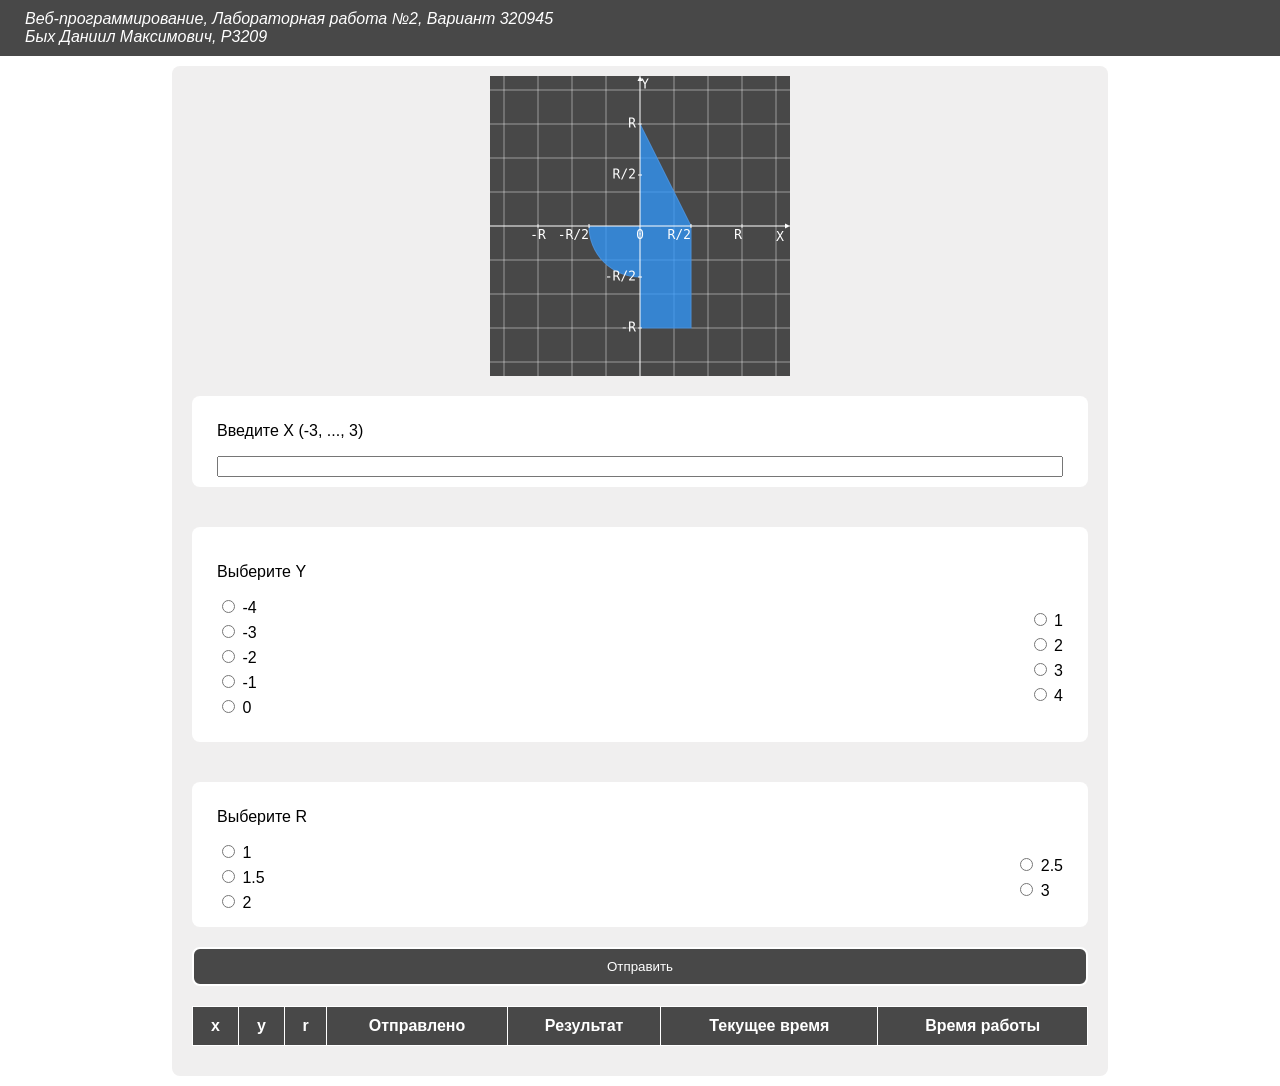
<file: 3_Web/labs/lab2/client/static/index.html>
<!DOCTYPE html>
<html lang="en">
<head>
    <meta charset="UTF-8">
    <meta name="viewport" content="width=device-width, initial-scale=1.0">
    <link rel="stylesheet" href="css/common.css">
    <link rel="stylesheet" href="css/main.css">
    <link rel="stylesheet" href="css/header.css">
    <link rel="stylesheet" href="css/warning.css">
    <link rel="stylesheet" href="css/result_table.css">
    <link rel="stylesheet" href="css/form.css">
    <link rel="stylesheet" href="css/canvas.css">
    <title>Lab 2</title>
</head>
<body>
    <div class="warning">
        <h3 class="warning-title">Ошибка в вводе данных!</h2>
        <p class="warning-text"></p>
        <hr class="white-line">
        <button class="warning-close" href="" class="close">OK</a>
    </div>
    <header>
        <p>Веб-программирование, Лабораторная работа №2, Вариант 320945</p>
        <p>Бых Даниил Максимович, P3209</p>
    </header>
    <div class="wrapper">
        <canvas id="canvas"></canvas>

        <form method="GET" id="main-form" action="">
            <div class="input-holder" id="x-input-holder">
                <p>Введите X (-3, ..., 3)</p>
                <input type="text" name="X" id="X-input" required>
            </div>

            <div class="input-holder" id="y-input-holder">
                <p>Выберите Y</p>
                <div class="row">
                    <div class="half-col">
                        <div class="radio-btn">
                            <input type="radio" name="yInput" id="-4" value="-4">
                            <label for="-4">-4</label>
                        </div>
                        <div class="radio-btn">
                            <input type="radio" name="yInput" id="-3" value="-3">
                            <label for="-3">-3</label>
                        </div>
                        <div class="radio-btn">
                            <input type="radio" name="yInput" id="-2" value="-2">
                            <label for="-2">-2</label>
                        </div>
                        <div class="radio-btn">
                            <input type="radio" name="yInput" id="-1" value="-1">
                            <label for="-1">-1</label>
                        </div>
                        <div class="radio-btn">
                            <input type="radio" name="yInput" id="0" value="0">
                            <label for="0">0</label>
                        </div>
                    </div>
                    
                    <div class="half-col">
                        <div class="radio-btn">
                            <input type="radio" name="yInput" id="1" value="1">
                            <label for="1">1</label>
                        </div>
                        <div class="radio-btn">
                            <input type="radio" name="yInput" id="2" value="2">
                            <label for="2">2</label>
                        </div>
                        <div class="radio-btn">
                            <input type="radio" name="yInput" id="3" value="3">
                            <label for="3">3</label>
                        </div>
                        <div class="radio-btn">
                            <input type="radio" name="yInput" id="4" value="4">
                            <label for="4">4</label>
                        </div>
                    </div>
                </div>
            </div>

            <div class="input-holder" id="r-input-holder">
                <p>Выберите R</p>
                <div class="row">
                    <div class="half-col">
                        <div class="radio-btn">
                            <input type="radio" name="rInput" id="1" value="1">
                            <label for="1">1</label>
                        </div>
                        <div class="radio-btn">
                            <input type="radio" name="rInput" id="1.5" value="1.5">
                            <label for="1.5">1.5</label>
                        </div>
                        <div class="radio-btn">
                            <input type="radio" name="rInput" id="2" value="2">
                            <label for="2">2</label>
                        </div>
                    </div>
                    <div class="half-col">
                        <div class="radio-btn">
                            <input type="radio" name="rInput" id="2.5" value="2.5">
                            <label for="2.5">2.5</label>
                        </div>
                        <div class="radio-btn">
                            <input type="radio" name="rInput" id="3" value="3">
                            <label for="3">3</label>
                        </div>
                    </div>
                </div>
            </div>     
            <input class="gray-rounded-btn" id="submit" type="submit" value="Отправить">
        </form>

        <table id="result-table">
            <thead>
                <tr>
                    <th>x</th>
                    <th>y</th>
                    <th>r</th>
                    <th>Отправлено</th>
                    <th>Результат</th>
                    <th>Текущее время</th>
                    <th>Время работы</th>
                </tr>
            </thead>
            <tbody>
            </tbody>
        </table>
    </div>

</body>
<script type="module" src="js/main.js"></script>
<script type="module" src="js/storage.js"></script>
<script type="module" src="js/form.js"></script>
<script type="module" src="js/warning.js"></script>
<script type="module" src="js/canvas.js"></script>

<script src="https://code.jquery.com/jquery-3.7.1.min.js"></script>
</html>
</file>
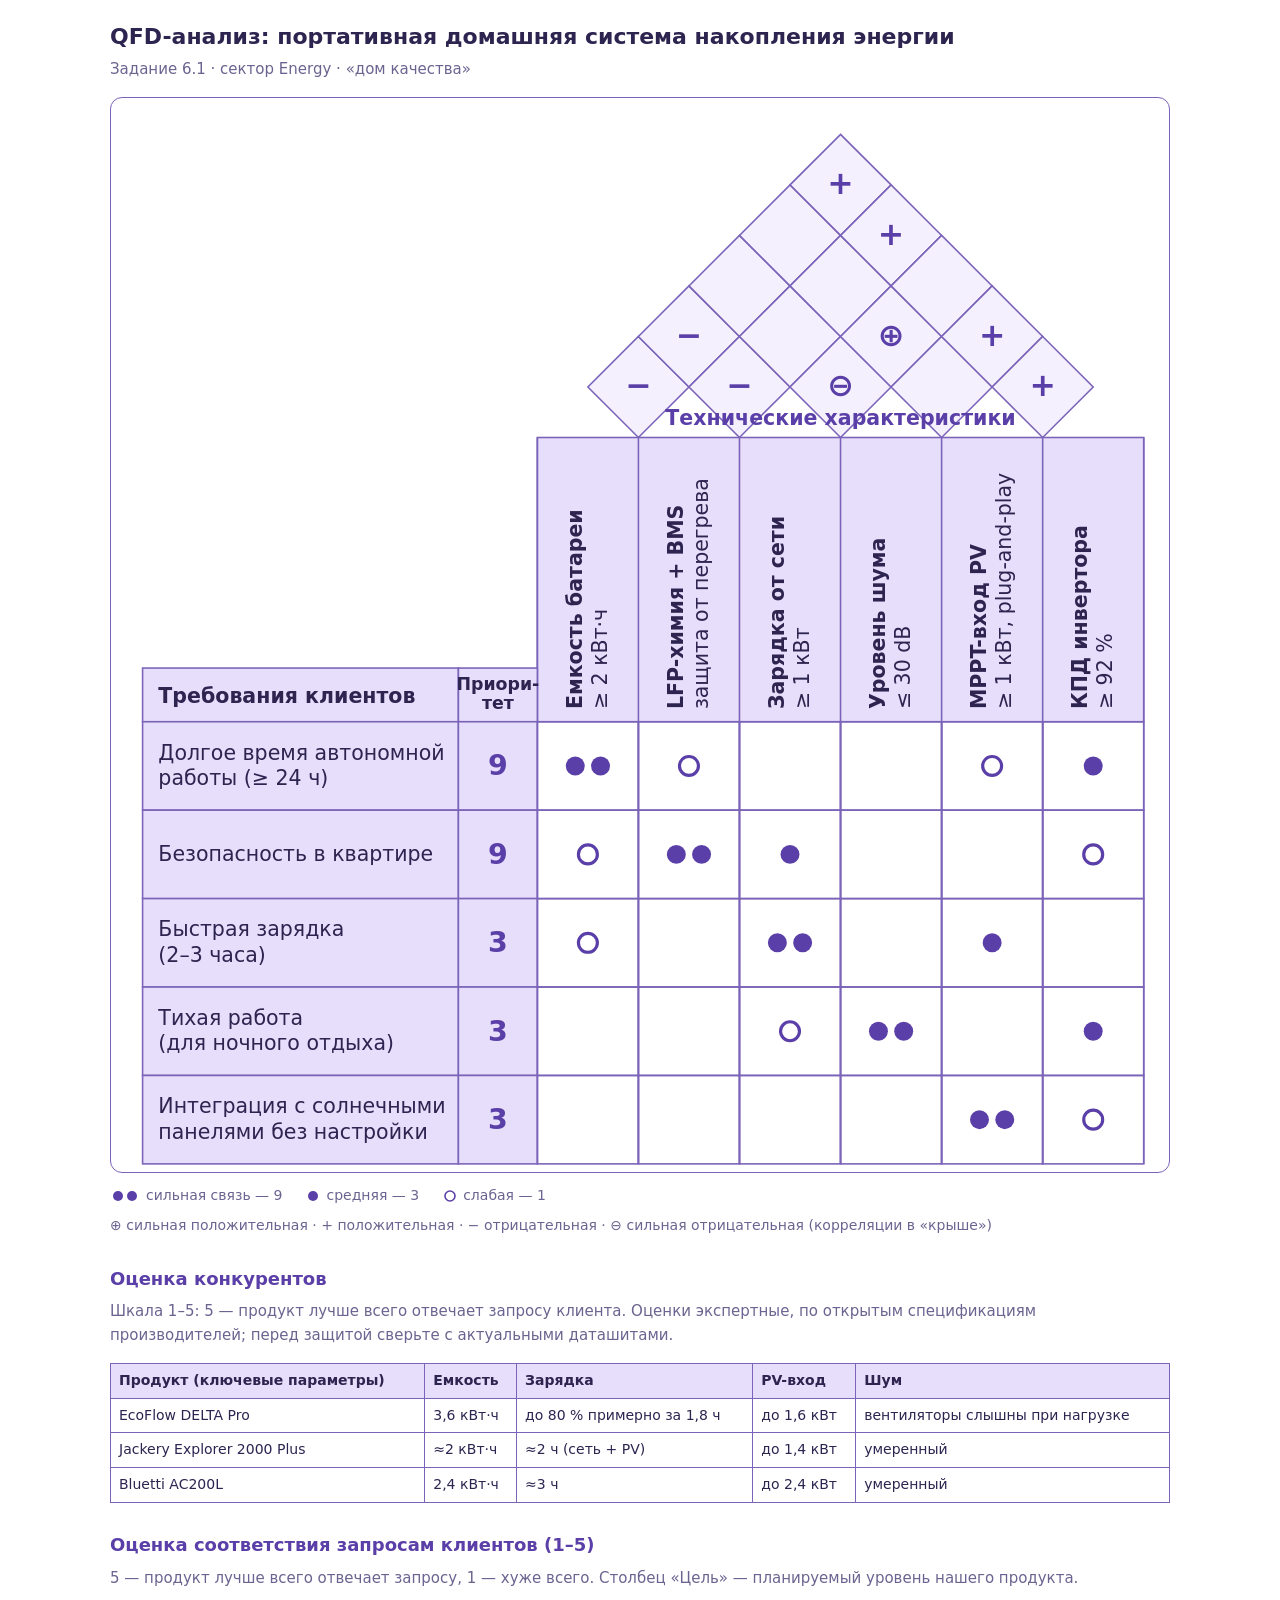
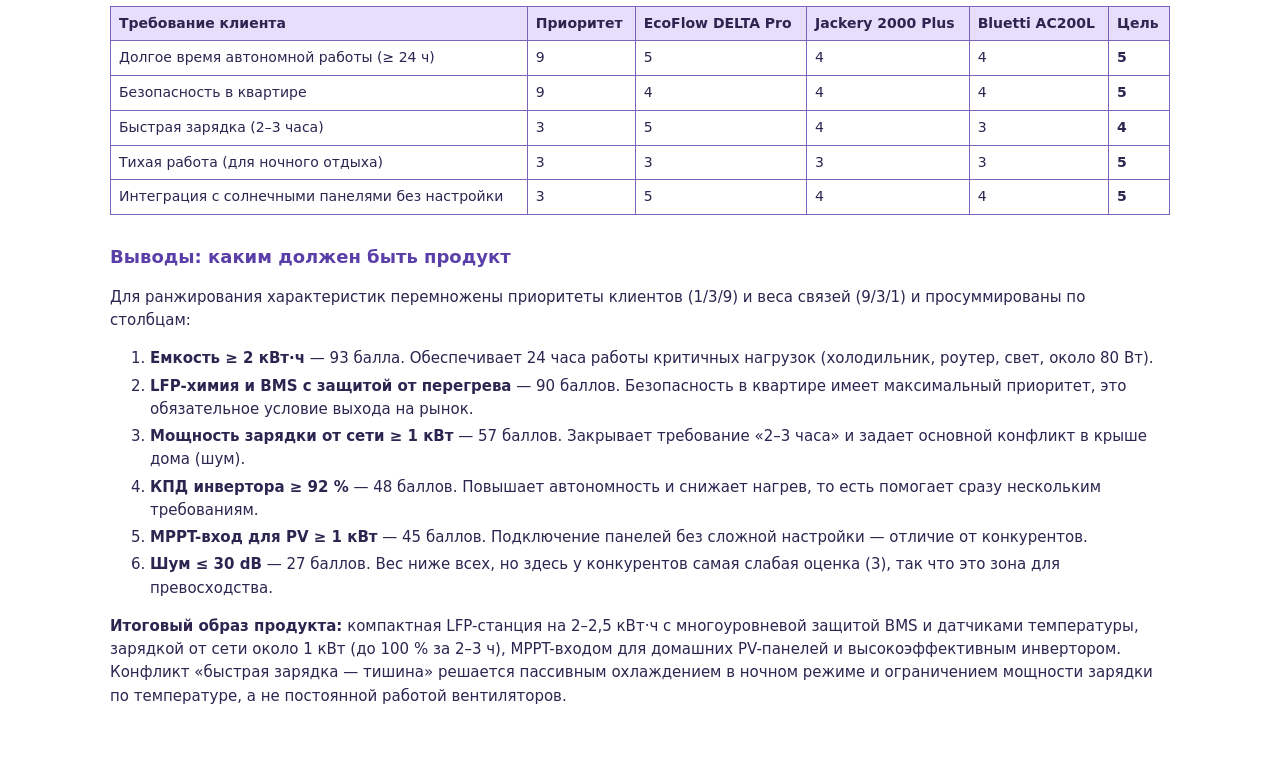
<file: 3_ITE/tasks/QFD_ портативная домашняя система накопления энергии.html>
<!DOCTYPE html>
<html lang="ru">
<head>
<meta charset="utf-8">
<meta name="viewport" content="width=device-width, initial-scale=1, viewport-fit=cover">
<title>QFD: портативная домашняя система накопления энергии</title>
<style>
:root{--bg:#fff;--fg:#2d2450;--muted:#6b6490;--line:#7a63b8;--head:#e6defa;--cell:#f4f0fd;--acc:#5b3fa8;--goal:#d8cdf6;box-sizing:border-box;padding-top:env(safe-area-inset-top,0px);padding-bottom:env(safe-area-inset-bottom,0px)}
@media (prefers-color-scheme:dark){:root:not([data-theme="light"]){--bg:#17141f;--fg:#ece8fa;--muted:#a9a2c8;--line:#9a86d6;--head:#2c2548;--cell:#211c33;--acc:#b9a6f5;--goal:#3d3266}}
:root[data-theme="dark"]{--bg:#17141f;--fg:#ece8fa;--muted:#a9a2c8;--line:#9a86d6;--head:#2c2548;--cell:#211c33;--acc:#b9a6f5;--goal:#3d3266}
html{scroll-padding-top:env(safe-area-inset-top,0px)}
body{margin:0;background:var(--bg);color:var(--fg);font:15px/1.55 system-ui,-apple-system,"Segoe UI",Roboto,Arial,sans-serif}
main{max-width:1060px;margin:0 auto;padding:20px 16px 40px}
h1{font-size:22px;margin:0 0 4px}h2{font-size:18px;margin:28px 0 8px;color:var(--acc)}
p.sub{margin:0 0 16px;color:var(--muted)}
.scroll{overflow-x:auto;border:1px solid var(--line);border-radius:12px;background:var(--bg)}
svg{display:block;width:100%;height:auto}
.legend{display:flex;flex-wrap:wrap;gap:8px 24px;margin:12px 0;color:var(--muted);font-size:14px}
.legend span{display:inline-flex;align-items:center;gap:6px}
table{border-collapse:collapse;width:100%;font-size:14px}
th,td{border:1px solid var(--line);padding:6px 8px;text-align:left}th{background:var(--head)}
.tw{overflow-x:auto}
li{margin:4px 0}
@page{size:A4 portrait;margin:14mm}
@media print{
:root,:root:not([data-theme="light"]){--bg:#fff;--fg:#2d2450;--muted:#6b6490;--line:#7a63b8;--head:#e6defa;--cell:#f4f0fd;--acc:#5b3fa8;--goal:#d8cdf6}
*{-webkit-print-color-adjust:exact;print-color-adjust:exact}
body{font-size:12px;line-height:1.45}
main{max-width:none;margin:0;padding:0}
h1{font-size:19px}h2{font-size:15px;margin:18px 0 6px;break-after:avoid}
.scroll,.tw{overflow:visible;border-radius:0}
.scroll{break-inside:avoid}
svg{width:100%;max-width:100%;height:auto;break-inside:avoid}
table{font-size:11px}th,td{padding:4px 6px}
tr,li,p{break-inside:avoid}
.legend{font-size:11px}
}
</style>
</head>
<body>
<main>
<h1>QFD-анализ: портативная домашняя система накопления энергии</h1>
<p class="sub">Задание 6.1 · сектор Energy · «дом качества»</p>

<div class="scroll"><svg id="h" viewBox="0 0 670 680" role="img" aria-label="Дом качества QFD"></svg></div>
<div class="legend">
<span><svg width="30" height="14" viewBox="0 0 30 14" style="min-width:0;width:30px"><circle cx="8" cy="7" r="5" fill="var(--acc)"/><circle cx="22" cy="7" r="5" fill="var(--acc)"/></svg> сильная связь — 9</span>
<span><svg width="14" height="14" viewBox="0 0 14 14" style="min-width:0;width:14px"><circle cx="7" cy="7" r="5" fill="var(--acc)"/></svg> средняя — 3</span>
<span><svg width="14" height="14" viewBox="0 0 14 14" style="min-width:0;width:14px"><circle cx="7" cy="7" r="5" fill="none" stroke="var(--acc)" stroke-width="1.6"/></svg> слабая — 1</span>
<span>⊕ сильная положительная · + положительная · − отрицательная · ⊖ сильная отрицательная (корреляции в «крыше»)</span>
</div>

<h2>Оценка конкурентов</h2>
<p class="sub">Шкала 1–5: 5 — продукт лучше всего отвечает запросу клиента. Оценки экспертные, по открытым спецификациям производителей; перед защитой сверьте с актуальными даташитами.</p>
<div class="tw"><table>
<tr><th>Продукт (ключевые параметры)</th><th>Емкость</th><th>Зарядка</th><th>PV-вход</th><th>Шум</th></tr>
<tr><td>EcoFlow DELTA Pro</td><td>3,6 кВт·ч</td><td>до 80 % примерно за 1,8 ч</td><td>до 1,6 кВт</td><td>вентиляторы слышны при нагрузке</td></tr>
<tr><td>Jackery Explorer 2000 Plus</td><td>≈2 кВт·ч</td><td>≈2 ч (сеть + PV)</td><td>до 1,4 кВт</td><td>умеренный</td></tr>
<tr><td>Bluetti AC200L</td><td>2,4 кВт·ч</td><td>≈3 ч</td><td>до 2,4 кВт</td><td>умеренный</td></tr>
</table></div>

<h2>Оценка соответствия запросам клиентов (1–5)</h2>
<p class="sub">5 — продукт лучше всего отвечает запросу, 1 — хуже всего. Столбец «Цель» — планируемый уровень нашего продукта.</p>
<div class="tw"><table>
<tr><th>Требование клиента</th><th>Приоритет</th><th>EcoFlow DELTA Pro</th><th>Jackery 2000 Plus</th><th>Bluetti AC200L</th><th>Цель</th></tr>
<tr><td>Долгое время автономной работы (≥ 24 ч)</td><td>9</td><td>5</td><td>4</td><td>4</td><td><b>5</b></td></tr>
<tr><td>Безопасность в квартире</td><td>9</td><td>4</td><td>4</td><td>4</td><td><b>5</b></td></tr>
<tr><td>Быстрая зарядка (2–3 часа)</td><td>3</td><td>5</td><td>4</td><td>3</td><td><b>4</b></td></tr>
<tr><td>Тихая работа (для ночного отдыха)</td><td>3</td><td>3</td><td>3</td><td>3</td><td><b>5</b></td></tr>
<tr><td>Интеграция с солнечными панелями без настройки</td><td>3</td><td>5</td><td>4</td><td>4</td><td><b>5</b></td></tr>
</table></div>

<h2>Выводы: каким должен быть продукт</h2>
<p>Для ранжирования характеристик перемножены приоритеты клиентов (1/3/9) и веса связей (9/3/1) и просуммированы по столбцам:</p>
<ol>
<li><b>Емкость ≥ 2 кВт·ч</b> — 93 балла. Обеспечивает 24 часа работы критичных нагрузок (холодильник, роутер, свет, около 80 Вт).</li>
<li><b>LFP-химия и BMS с защитой от перегрева</b> — 90 баллов. Безопасность в квартире имеет максимальный приоритет, это обязательное условие выхода на рынок.</li>
<li><b>Мощность зарядки от сети ≥ 1 кВт</b> — 57 баллов. Закрывает требование «2–3 часа» и задает основной конфликт в крыше дома (шум).</li>
<li><b>КПД инвертора ≥ 92 %</b> — 48 баллов. Повышает автономность и снижает нагрев, то есть помогает сразу нескольким требованиям.</li>
<li><b>MPPT-вход для PV ≥ 1 кВт</b> — 45 баллов. Подключение панелей без сложной настройки — отличие от конкурентов.</li>
<li><b>Шум ≤ 30 dB</b> — 27 баллов. Вес ниже всех, но здесь у конкурентов самая слабая оценка (3), так что это зона для превосходства.</li>
</ol>
<p><b>Итоговый образ продукта:</b> компактная LFP-станция на 2–2,5 кВт·ч с многоуровневой защитой BMS и датчиками температуры, зарядкой от сети около 1 кВт (до 100 % за 2–3 ч), MPPT-входом для домашних PV-панелей и высокоэффективным инвертором. Конфликт «быстрая зарядка — тишина» решается пассивным охлаждением в ночном режиме и ограничением мощности зарядки по температуре, а не постоянной работой вентиляторов.</p>
</main>

<script>
(function(){
var NS="http://www.w3.org/2000/svg",svg=document.getElementById("h");
function el(n,a,t){var e=document.createElementNS(NS,n);for(var k in a)e.setAttribute(k,a[k]);if(t!==undefined)e.textContent=t;svg.appendChild(e);return e}
var X0=270,W=64,N=6,ROOFB=215,HEADH=180,RY=ROOFB+HEADH,RH=56;
var cols=[["Емкость батареи","≥ 2 кВт·ч"],["LFP-химия + BMS","защита от перегрева"],["Зарядка от сети","≥ 1 кВт"],["Уровень шума","≤ 30 dB"],["MPPT-вход PV","≥ 1 кВт, plug-and-play"],["КПД инвертора","≥ 92 %"]];
var rows=[[["Долгое время автономной","работы (≥ 24 ч)"],9],[["Безопасность в квартире"],9],[["Быстрая зарядка","(2–3 часа)"],3],[["Тихая работа","(для ночного отдыха)"],3],[["Интеграция с солнечными","панелями без настройки"],3]];
var M=[{0:9,1:1,2:0,4:1,5:3},{0:1,1:9,2:3,5:1},{0:1,2:9,4:3},{2:1,3:9,5:3},{4:9,5:1}];
var comp=[["EcoFlow","DELTA Pro"],["Jackery","2000 Plus"],["Bluetti","AC200L"],["Цель","нашего продукта"]];
var S=[[5,4,4,5],[4,4,4,5],[5,4,3,4],[3,3,3,5],[5,4,4,5]];
var roof=[[0,1,"−"],[0,2,"−"],[0,5,"+"],[1,2,"−"],[1,5,"+"],[2,3,"⊖"],[2,4,"⊕"],[3,5,"+"],[4,5,"+"]];
var CX=X0+N*W+10,CW=50;
var T=function(x,y,t,o){o=o||{};el("text",{x:x,y:y,"text-anchor":o.a||"middle","font-size":o.s||13,"font-weight":o.w||400,fill:o.f||"var(--fg)"},t)};
// roof grid
for(var i=0;i<N;i++)for(var j=i+1;j<N;j++){
 var cx=X0+(i+j+1)*W/2,cy=ROOFB-(j-i)*W/2,h=W/2;
 el("polygon",{points:[cx,cy-h,cx+h,cy,cx,cy+h,cx-h,cy].join(" "),fill:"var(--cell)",stroke:"var(--line)","stroke-width":1});
}
roof.forEach(function(r){var cx=X0+(r[0]+r[1]+1)*W/2,cy=ROOFB-(r[1]-r[0])*W/2;T(cx,cy+6,r[2],{s:20,w:700,f:"var(--acc)"})});
// column headers
el("rect",{x:X0,y:ROOFB,width:N*W,height:HEADH,fill:"var(--head)",stroke:"var(--line)"});
for(var c=0;c<N;c++){
 el("line",{x1:X0+c*W,y1:ROOFB,x2:X0+c*W,y2:RY+5*RH,stroke:"var(--line)"});
 cols[c].forEach(function(t,k){var x=X0+c*W+W/2+(k-0.5)*16+4;el("text",{transform:"translate("+x+","+(RY-8)+") rotate(-90)","font-size":13,"font-weight":k?400:700,fill:"var(--fg)"},t)});
}
el("line",{x1:X0+N*W,y1:ROOFB,x2:X0+N*W,y2:RY+5*RH,stroke:"var(--line)"});
T(X0+N*W/2,ROOFB-N*W/2-14+ (N*W/2)+ -5*0,"",{});
// left headers
el("rect",{x:20,y:RY-34,width:200,height:34,fill:"var(--head)",stroke:"var(--line)"});
T(30,RY-12,"Требования клиентов",{a:"start",w:700});
el("rect",{x:220,y:RY-34,width:50,height:34,fill:"var(--head)",stroke:"var(--line)"});
T(245,RY-20,"Приори-",{s:11,w:700});T(245,RY-8,"тет",{s:11,w:700});
T(X0+N*W/2,ROOFB+HEADH-HEADH-8,"Технические характеристики",{w:700,f:"var(--acc)"});
// rows
rows.forEach(function(r,i){
 var y=RY+i*RH;
 el("rect",{x:20,y:y,width:200,height:RH,fill:"var(--head)",stroke:"var(--line)"});
 el("rect",{x:220,y:y,width:50,height:RH,fill:"var(--head)",stroke:"var(--line)"});
 r[0].forEach(function(t,k){T(30,y+RH/2+4+(k-(r[0].length-1)/2)*16,t,{a:"start",s:13})});
 T(245,y+RH/2+6,r[1],{s:18,w:700,f:"var(--acc)"});
 for(var c=0;c<N;c++){
  el("rect",{x:X0+c*W,y:y,width:W,height:RH,fill:"none",stroke:"var(--line)"});
  var v=M[i][c],cx=X0+c*W+W/2,cy=y+RH/2;
  if(v===9){el("circle",{cx:cx-8,cy:cy,r:6,fill:"var(--acc)"});el("circle",{cx:cx+8,cy:cy,r:6,fill:"var(--acc)"})}
  else if(v===3)el("circle",{cx:cx,cy:cy,r:6,fill:"var(--acc)"});
  else if(v===1)el("circle",{cx:cx,cy:cy,r:6,fill:"none",stroke:"var(--acc)","stroke-width":2});
 }
});
})();
</script>
</body>
</html>
</file>
<file: 3_Web/labs/lab2/client/static/css/common.css>
:root {
    --white-bg-color: #fff;
    --gray-bg-color: #484848;
    --light-gray-bg-color: #f0efef;
    --red-bg-color: #c00909;
    --blue-bg-color: #0e6bb7;
    --white-font-color: #fff;
    --gray-font-color: #3e3e3e;
    --header-fz: 16px;
    --header-fs: italic;
    --default-br: 8px
}

::selection {
    background: #667eea;
    color: white;
}

body {
    font-family: Arial, Helvetica, sans-serif;
    background-color: var(--white-bg-color);
    margin: 0;
    padding: 0;
}
</file>
<file: 3_Web/labs/lab2/client/static/css/main.css>
.wrapper {
    margin: 10px auto;
    padding: 10px 20px;
    max-width: 70%;
    background-color: var(--light-gray-bg-color);
    border-radius: var(--default-br);
}

.row {
    display: flex;
    align-items: center;
    justify-content: space-between;
}
</file>
<file: 3_Web/labs/lab2/client/static/css/header.css>
header {
    display: flex;
    flex-direction: column;
    background-color: var(--gray-bg-color);
    color: var(--white-font-color);
    font-size: var(--header-fz);
    font-style: var(--header-fs);
    width: 100%;
    padding: 10px 25px;
}

header p {
    margin: 0;
    padding: 0;
}
</file>
<file: 3_Web/labs/lab2/client/static/css/warning.css>
.warning {
    position: fixed;
    visibility: hidden;
    opacity: 0;
    left: 50%;
    transform: translateX(-50%);
    top: -100px;
    color: var(--white-font-color);
    background-color: var(--red-bg-color);
    border-radius: var(--default-br);
    text-align: center;
    transition: 0.3s ease;
}

.warning-text, .warning-title {
    padding: 0 10px;
}

.warning-close {
    width: 100%;
    display: inline-block;
    background-color: inherit;
    border: none;
    color: var(--white-font-color);
    font-weight: bold;
    text-decoration: none;
    padding: 5px 0;
    border-bottom-left-radius: var(--default-br);
    border-bottom-right-radius: var(--default-br);
}

.show {
    top: 20px;
    visibility: visible;
    opacity: 1;
}

.warning-close:hover {
    filter: brightness(0.85);
}

.warning-close:active {
    filter: none;
    scale: 0.9;
}

.white-line {
    margin: 0;
    height: 1px;
    background-color: var(--white-bg-color);
}
</file>
<file: 3_Web/labs/lab2/client/static/css/result_table.css>
#result-table {
    border: 1px solid var(--gray-bg-color);
    width: 100%;
    border-collapse: collapse;
    margin: 20px 0;
}

#result-table th, td {
    border: 1px solid var(--white-bg-color);
    padding: 10px;
    text-align: center;
}

#result-table th {
    background-color: var(--gray-bg-color);
    color: var(--white-font-color);
}

#result-table td {
    background-color: var(--white-bg-color);
}
</file>
<file: 3_Web/labs/lab2/client/static/css/form.css>
#main-form {
    display: flex;
    flex-direction: column;
}

.input-holder {
    margin: 20px 0;
    display: flex;
    border-radius: var(--default-br);
    flex-direction: column;
    background-color: var(--white-bg-color);
    padding: 10px 25px;
}

.radio-btn {
    margin-bottom: 5px;
}

#x-input-holder .row {
    justify-content: left;
}

#x-input-holder .row .half-col {
    margin-right: 20px;
}

#y-input-holder.input-holder {
    padding: 20px 25px;
}

#r-input-holder input[type=button] {
    max-width: 300px;
}


.gray-rounded-btn {
    background-color: var(--gray-bg-color);
    color: var(--white-font-color);
    border: 2px solid var(--white-bg-color);
    padding: 10px 15px;
    border-radius: var(--default-br);
}

.gray-rounded-btn:hover {
    background-color: var(--light-gray-bg-color);
    border: 2px solid var(--gray-bg-color);
    color: var(--gray-font-color);
}

.gray-rounded-btn:active {
    scale: 0.9;
}

#submit {
    width: 100%;
}
</file>
<file: 3_Web/labs/lab2/client/static/css/canvas.css>
#canvas {
    display: flex;
    margin: 0 auto;
    background-color: var(--gray-bg-color);
    width: 300px;
    height: 300px;
}
</file>
